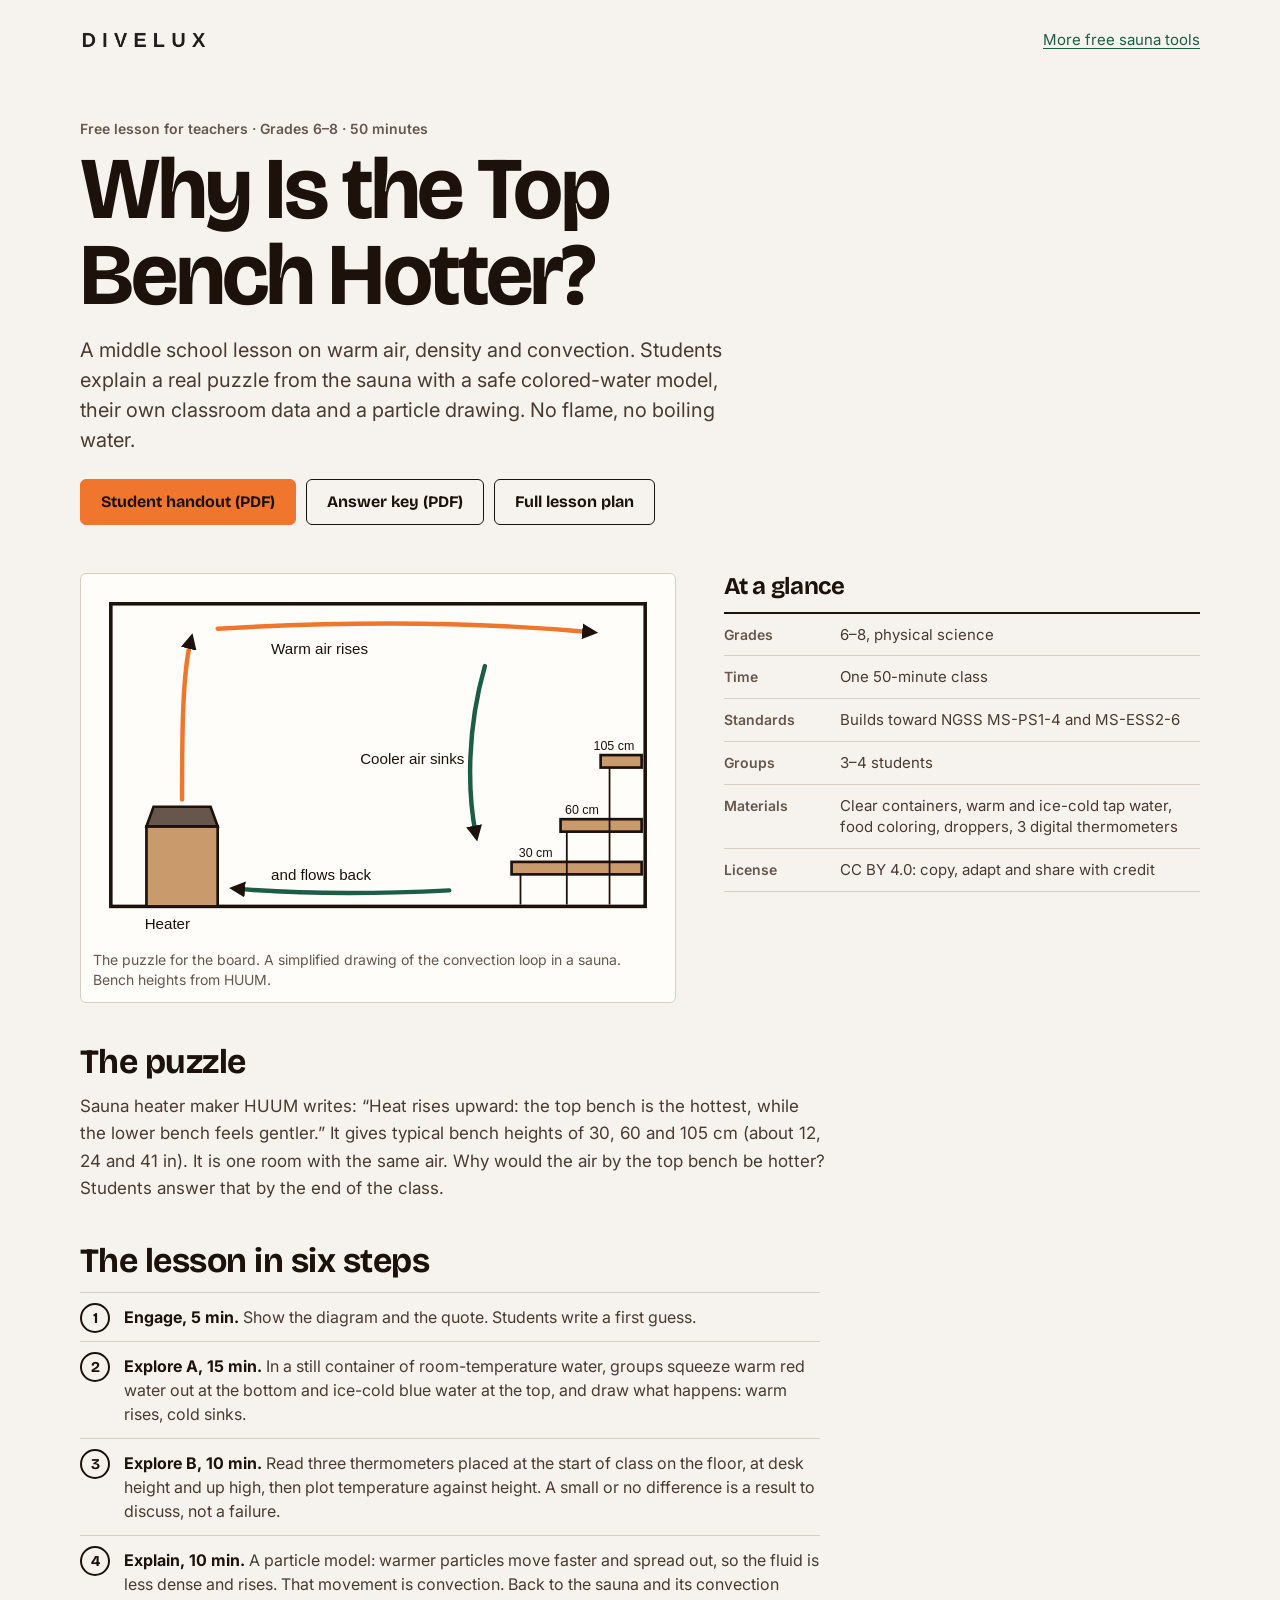
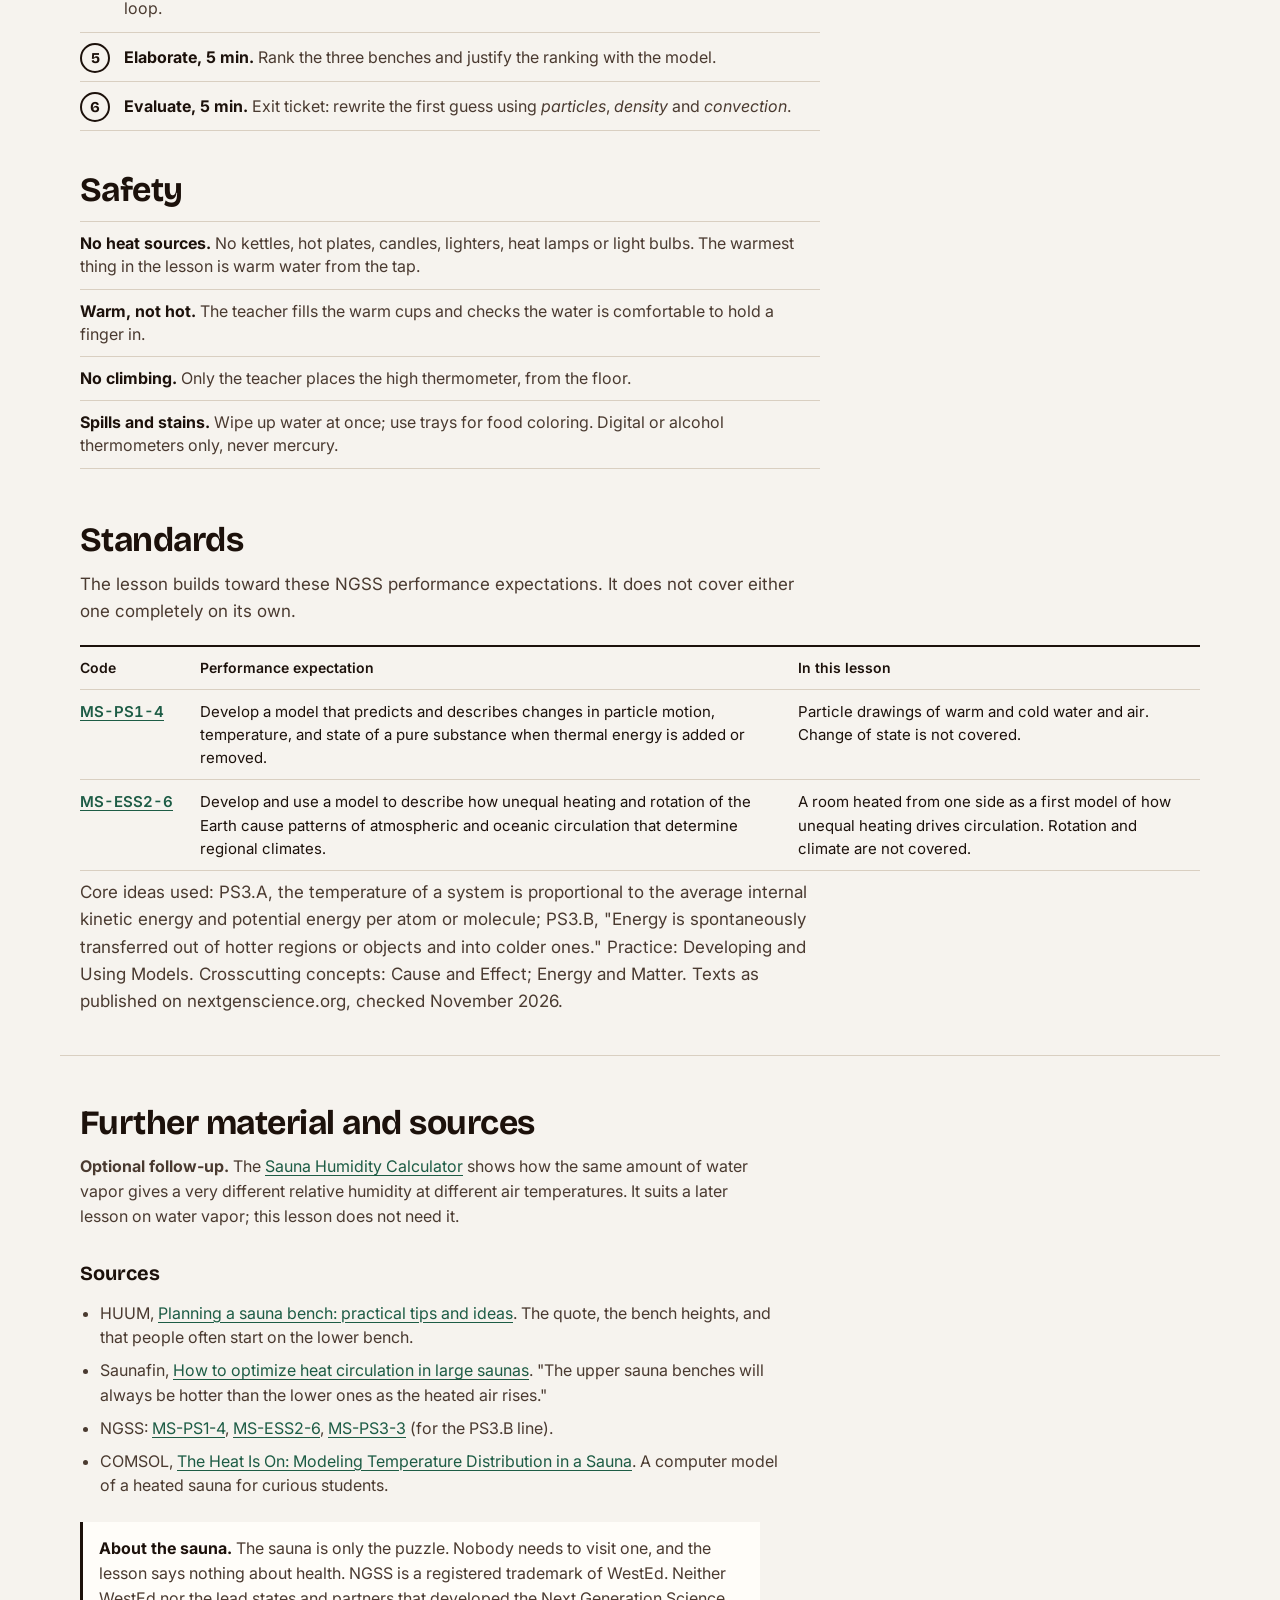
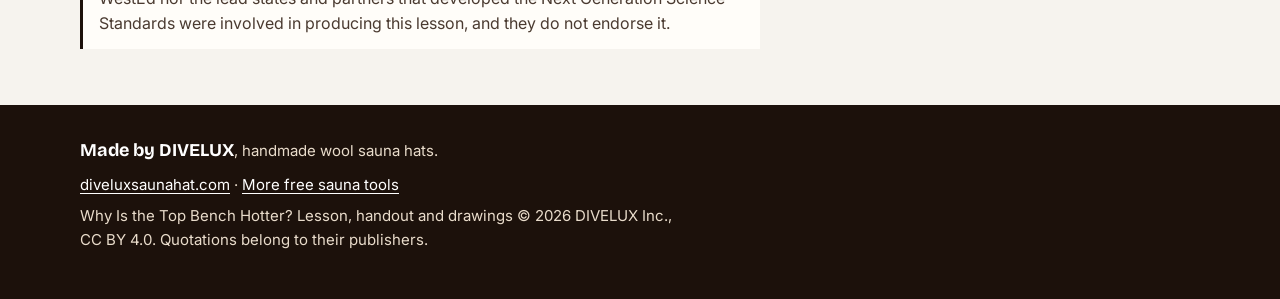
<file: index.html>
<!doctype html>
<html lang="en">
<head>
<meta charset="utf-8">
<meta name="viewport" content="width=device-width, initial-scale=1, viewport-fit=cover">
<title>Why Is the Top Bench Hotter? Free convection lesson, grades 6–8</title>
<meta name="description" content="Free 50-minute middle school lesson on warm air, density and convection, built around the sauna. Safe colored-water model, classroom data, NGSS MS-PS1-4. Handout and answer key PDFs.">
<link rel="canonical" href="https://divelux.github.io/sauna-physics-lesson/">
<meta name="theme-color" content="#f6f3ee">
<meta property="og:type" content="website">
<meta property="og:site_name" content="DIVELUX">
<meta property="og:title" content="Why Is the Top Bench Hotter? A free convection lesson">
<meta property="og:description" content="Grades 6–8, one class period. Students explain why the top bench of a sauna is hottest with a safe colored-water model and a particle drawing. Lesson plan, handout, answer key.">
<meta property="og:url" content="https://divelux.github.io/sauna-physics-lesson/">
<meta property="og:image" content="https://divelux.github.io/sauna-physics-lesson/og-image.png">
<meta property="og:image:width" content="1200">
<meta property="og:image:height" content="630">
<meta name="twitter:card" content="summary_large_image">
<link rel="icon" type="image/png" href="assets/favicon.png">
<link rel="preconnect" href="https://fonts.googleapis.com">
<link rel="preconnect" href="https://fonts.gstatic.com" crossorigin>
<!-- Optional web fonts. Offline or blocked, the page falls back to system fonts. -->
<link rel="stylesheet" href="https://fonts.googleapis.com/css2?family=Bricolage+Grotesque:opsz,wght@12..96,700&family=Inter:wght@400;500;600&display=swap">
<link rel="stylesheet" href="style.css">
<script type="application/ld+json">
{
  "@context": "https://schema.org",
  "@type": "LearningResource",
  "name": "Why Is the Top Bench Hotter? A Lesson on Warm Air and Convection",
  "url": "https://divelux.github.io/sauna-physics-lesson/",
  "description": "A 50-minute middle school physical science lesson. Students explain why the top bench of a sauna is hottest using a colored-water convection model, temperature readings at three heights in their classroom, and a particle model.",
  "learningResourceType": ["Lesson plan", "Worksheet", "Answer key"],
  "educationalLevel": "Grades 6-8",
  "audience": { "@type": "EducationalAudience", "educationalRole": "teacher" },
  "timeRequired": "PT50M",
  "teaches": ["particle model of temperature", "density of warm and cold fluids", "convection"],
  "educationalAlignment": [
    { "@type": "AlignmentObject", "alignmentType": "teaches", "educationalFramework": "Next Generation Science Standards", "targetName": "MS-PS1-4", "targetUrl": "https://www.nextgenscience.org/pe/ms-ps1-4-matter-and-its-interactions" },
    { "@type": "AlignmentObject", "alignmentType": "teaches", "educationalFramework": "Next Generation Science Standards", "targetName": "MS-ESS2-6", "targetUrl": "https://www.nextgenscience.org/pe/ms-ess2-6-earths-systems" }
  ],
  "inLanguage": "en-US",
  "isAccessibleForFree": true,
  "license": "https://creativecommons.org/licenses/by/4.0/",
  "author": { "@type": "Organization", "name": "DIVELUX", "url": "https://diveluxsaunahat.com" },
  "publisher": { "@type": "Organization", "name": "DIVELUX", "url": "https://diveluxsaunahat.com" }
}
</script>
</head>
<body class="dvx">
<a class="dvx-skip" href="#lesson">Skip to the lesson</a>

<header class="dvx-wrap dvx-bar">
  <a href="https://diveluxsaunahat.com" aria-label="DIVELUX home"><img src="assets/logo-dark.png" width="901" height="127" alt="DIVELUX"></a>
  <a href="https://diveluxsaunahat.com/pages/sauna-tools">More free sauna tools</a>
</header>

<main>
  <div class="dvx-wrap dvx-hero">
    <p class="dvx-kicker">Free lesson for teachers · Grades 6–8 · 50 minutes</p>
    <h1>Why Is the Top Bench Hotter?</h1>
    <p class="dvx-lead">A middle school lesson on warm air, density and convection. Students explain a real puzzle from the sauna with a safe colored-water model, their own classroom data and a particle drawing. No flame, no boiling water.</p>
    <div class="dvx-actions spl-dl">
      <a class="dvx-btn dvx-btn--go" href="handout.pdf" download>Student handout (PDF)</a>
      <a class="dvx-btn" href="answer-key.pdf" download>Answer key (PDF)</a>
      <a class="dvx-btn" href="lesson-plan.md">Full lesson plan</a>
    </div>
  </div>

  <div class="dvx-wrap spl-top" id="lesson">
    <figure class="spl-fig">
      <img src="assets/sauna-convection.svg" width="640" height="400" alt="A sauna seen from the side: a heater on the left, benches at 30, 60 and 105 cm on the right, and arrows of warm air rising from the heater, crossing the ceiling, sinking at the far wall and flowing back along the floor.">
      <figcaption>The puzzle for the board. A simplified drawing of the convection loop in a sauna. Bench heights from HUUM.</figcaption>
    </figure>
    <div class="spl-facts">
      <h2 class="dvx-h dvx-h--s">At a glance</h2>
      <dl class="spl-dl-list">
        <div><dt>Grades</dt><dd>6–8, physical science</dd></div>
        <div><dt>Time</dt><dd>One 50-minute class</dd></div>
        <div><dt>Standards</dt><dd>Builds toward NGSS <span class="spl-nw">MS-PS1-4</span> and <span class="spl-nw">MS-ESS2-6</span></dd></div>
        <div><dt>Groups</dt><dd>3–4 students</dd></div>
        <div><dt>Materials</dt><dd>Clear containers, warm and ice-cold tap water, food coloring, droppers, 3 digital thermometers</dd></div>
        <div><dt>License</dt><dd>CC BY 4.0: copy, adapt and share with credit</dd></div>
      </dl>
    </div>
  </div>

  <section class="dvx-wrap spl-sec" aria-labelledby="puzzle-h">
    <h2 class="dvx-h" id="puzzle-h">The puzzle</h2>
    <p>Sauna heater maker HUUM writes: <q>Heat rises upward: the top bench is the hottest, while the lower bench feels gentler.</q> It gives typical bench heights of 30, 60 and 105 cm (about 12, 24 and 41 in). It is one room with the same air. Why would the air by the top bench be hotter? Students answer that by the end of the class.</p>
  </section>

  <section class="dvx-wrap spl-sec" aria-labelledby="seq-h">
    <h2 class="dvx-h" id="seq-h">The lesson in six steps</h2>
    <ol class="spl-steps">
      <li><strong>Engage, 5 min.</strong> Show the diagram and the quote. Students write a first guess.</li>
      <li><strong>Explore A, 15 min.</strong> In a still container of room-temperature water, groups squeeze warm red water out at the bottom and ice-cold blue water at the top, and draw what happens: warm rises, cold sinks.</li>
      <li><strong>Explore B, 10 min.</strong> Read three thermometers placed at the start of class on the floor, at desk height and up high, then plot temperature against height. A small or no difference is a result to discuss, not a failure.</li>
      <li><strong>Explain, 10 min.</strong> A particle model: warmer particles move faster and spread out, so the fluid is less dense and rises. That movement is convection. Back to the sauna and its convection loop.</li>
      <li><strong>Elaborate, 5 min.</strong> Rank the three benches and justify the ranking with the model.</li>
      <li><strong>Evaluate, 5 min.</strong> Exit ticket: rewrite the first guess using <em>particles</em>, <em>density</em> and <em>convection</em>.</li>
    </ol>
  </section>

  <section class="dvx-wrap spl-sec" aria-labelledby="safe-h">
    <h2 class="dvx-h" id="safe-h">Safety</h2>
    <ul class="dvx-list">
      <li><strong>No heat sources.</strong> No kettles, hot plates, candles, lighters, heat lamps or light bulbs. The warmest thing in the lesson is warm water from the tap.</li>
      <li><strong>Warm, not hot.</strong> The teacher fills the warm cups and checks the water is comfortable to hold a finger in.</li>
      <li><strong>No climbing.</strong> Only the teacher places the high thermometer, from the floor.</li>
      <li><strong>Spills and stains.</strong> Wipe up water at once; use trays for food coloring. Digital or alcohol thermometers only, never mercury.</li>
    </ul>
  </section>

  <section class="dvx-wrap spl-sec" aria-labelledby="std-h">
    <h2 class="dvx-h" id="std-h">Standards</h2>
    <p>The lesson builds toward these NGSS performance expectations. It does not cover either one completely on its own.</p>
    <div class="dvx-scroll" tabindex="0" role="region" aria-label="NGSS performance expectations">
      <table>
        <thead><tr><th scope="col">Code</th><th scope="col">Performance expectation</th><th scope="col">In this lesson</th></tr></thead>
        <tbody>
          <tr><th scope="row"><a href="https://www.nextgenscience.org/pe/ms-ps1-4-matter-and-its-interactions">MS-PS1-4</a></th><td>Develop a model that predicts and describes changes in particle motion, temperature, and state of a pure substance when thermal energy is added or removed.</td><td>Particle drawings of warm and cold water and air. Change of state is not covered.</td></tr>
          <tr><th scope="row"><a href="https://www.nextgenscience.org/pe/ms-ess2-6-earths-systems">MS-ESS2-6</a></th><td>Develop and use a model to describe how unequal heating and rotation of the Earth cause patterns of atmospheric and oceanic circulation that determine regional climates.</td><td>A room heated from one side as a first model of how unequal heating drives circulation. Rotation and climate are not covered.</td></tr>
        </tbody>
      </table>
    </div>
    <p>Core ideas used: PS3.A, the temperature of a system is proportional to the average internal kinetic energy and potential energy per atom or molecule; PS3.B, "Energy is spontaneously transferred out of hotter regions or objects and into colder ones." Practice: Developing and Using Models. Crosscutting concepts: Cause and Effect; Energy and Matter. Texts as published on nextgenscience.org, checked November 2026.</p>
  </section>

  <section class="dvx-wrap dvx-method" aria-labelledby="more-h">
    <h2 class="dvx-h" id="more-h">Further material and sources</h2>
    <p><strong>Optional follow-up.</strong> The <a href="https://divelux.github.io/sauna-humidity-calculator/">Sauna Humidity Calculator</a> shows how the same amount of water vapor gives a very different relative humidity at different air temperatures. It suits a later lesson on water vapor; this lesson does not need it.</p>
    <h3>Sources</h3>
    <ul class="dvx-plain">
      <li>HUUM, <a href="https://huum.eu/planning-a-sauna-bench-practical-tips-and-ideas/">Planning a sauna bench: practical tips and ideas</a>. The quote, the bench heights, and that people often start on the lower bench.</li>
      <li>Saunafin, <a href="https://www.saunafin.com/blog/how-to-optimize-heat-circulation-in-large-saunas/">How to optimize heat circulation in large saunas</a>. "The upper sauna benches will always be hotter than the lower ones as the heated air rises."</li>
      <li>NGSS: <a href="https://www.nextgenscience.org/pe/ms-ps1-4-matter-and-its-interactions">MS-PS1-4</a>, <a href="https://www.nextgenscience.org/pe/ms-ess2-6-earths-systems">MS-ESS2-6</a>, <a href="https://www.nextgenscience.org/pe/ms-ps3-3-energy">MS-PS3-3</a> (for the PS3.B line).</li>
      <li>COMSOL, <a href="https://www.comsol.com/blogs/the-heat-is-on-modeling-temperature-distribution-in-a-sauna">The Heat Is On: Modeling Temperature Distribution in a Sauna</a>. A computer model of a heated sauna for curious students.</li>
    </ul>
    <p class="dvx-callout"><strong>About the sauna.</strong> The sauna is only the puzzle. Nobody needs to visit one, and the lesson says nothing about health. NGSS is a registered trademark of WestEd. Neither WestEd nor the lead states and partners that developed the Next Generation Science Standards were involved in producing this lesson, and they do not endorse it.</p>
  </section>
</main>

<footer class="dvx-foot">
  <div class="dvx-wrap">
    <p><strong>Made by DIVELUX</strong>, handmade wool sauna hats.</p>
    <p><a href="https://diveluxsaunahat.com">diveluxsaunahat.com</a> · <a href="https://diveluxsaunahat.com/pages/sauna-tools">More free sauna tools</a></p>
    <p>Why Is the Top Bench Hotter? Lesson, handout and drawings © 2026 DIVELUX Inc., CC BY 4.0. Quotations belong to their publishers.</p>
  </div>
</footer>
</body>
</html>
</file>
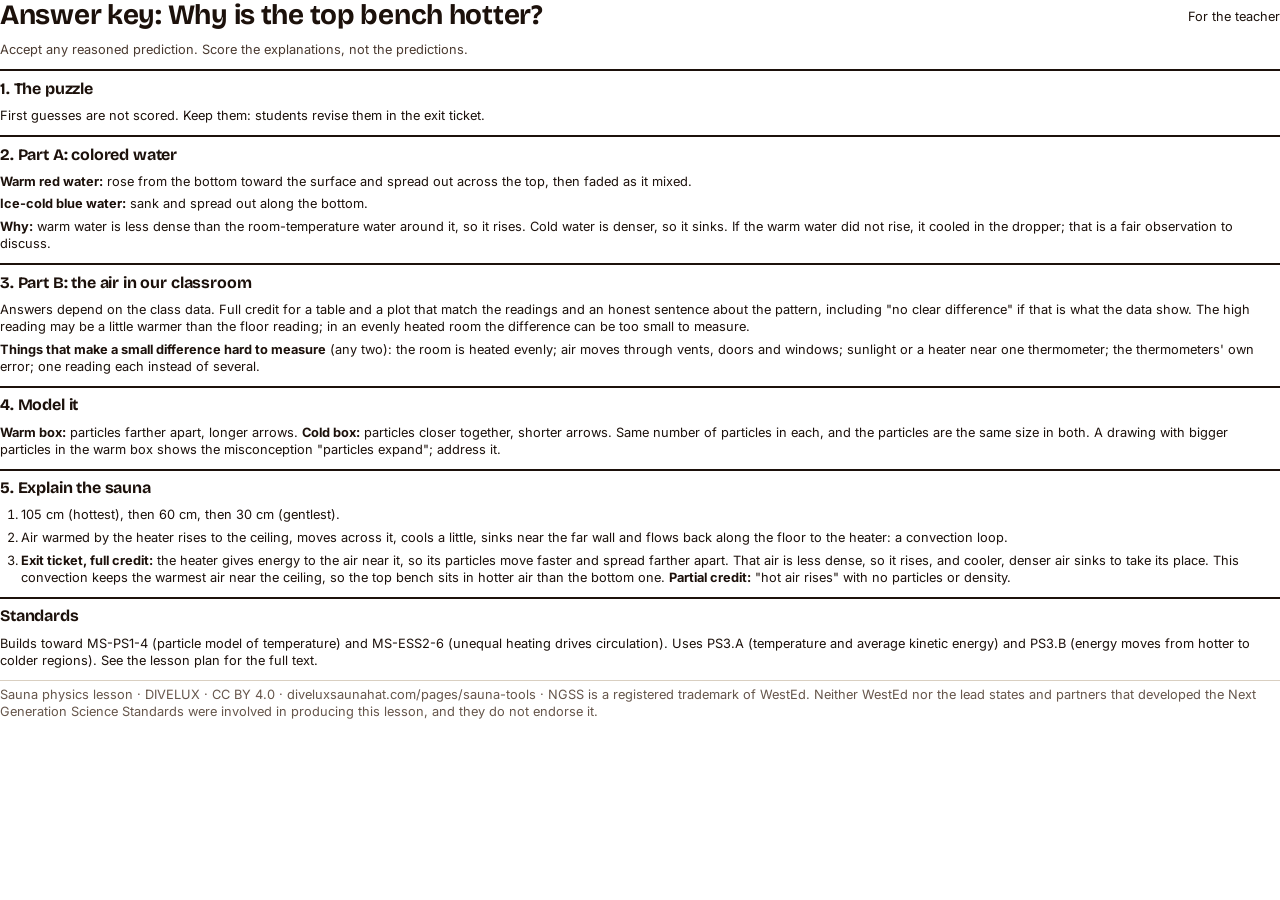
<file: answer-key.html>
<!doctype html>
<html lang="en">
<head>
<meta charset="utf-8">
<meta name="viewport" content="width=device-width, initial-scale=1">
<title>Answer key: Why is the top bench hotter?</title>
<meta name="description" content="Teacher answer key for the grades 6–8 sauna convection lesson.">
<link rel="stylesheet" href="https://fonts.googleapis.com/css2?family=Bricolage+Grotesque:opsz,wght@12..96,700&family=Inter:wght@400;500;600&display=swap">
<link rel="stylesheet" href="print.css">
</head>
<body>
<main class="key">
<section class="page">
  <div class="top"><h1>Answer key: Why is the top bench hotter?</h1><p class="name">For the teacher</p></div>
  <p class="lead">Accept any reasoned prediction. Score the explanations, not the predictions.</p>

  <h2>1. The puzzle</h2>
  <p>First guesses are not scored. Keep them: students revise them in the exit ticket.</p>

  <h2>2. Part A: colored water</h2>
  <p><strong>Warm red water:</strong> rose from the bottom toward the surface and spread out across the top, then faded as it mixed.</p>
  <p><strong>Ice-cold blue water:</strong> sank and spread out along the bottom.</p>
  <p><strong>Why:</strong> warm water is less dense than the room-temperature water around it, so it rises. Cold water is denser, so it sinks. If the warm water did not rise, it cooled in the dropper; that is a fair observation to discuss.</p>

  <h2>3. Part B: the air in our classroom</h2>
  <p>Answers depend on the class data. Full credit for a table and a plot that match the readings and an honest sentence about the pattern, including "no clear difference" if that is what the data show. The high reading may be a little warmer than the floor reading; in an evenly heated room the difference can be too small to measure.</p>
  <p><strong>Things that make a small difference hard to measure</strong> (any two): the room is heated evenly; air moves through vents, doors and windows; sunlight or a heater near one thermometer; the thermometers' own error; one reading each instead of several.</p>

  <h2>4. Model it</h2>
  <p><strong>Warm box:</strong> particles farther apart, longer arrows. <strong>Cold box:</strong> particles closer together, shorter arrows. Same number of particles in each, and the particles are the same size in both. A drawing with bigger particles in the warm box shows the misconception "particles expand"; address it.</p>

  <h2>5. Explain the sauna</h2>
  <ol class="q">
    <li>105 cm (hottest), then 60 cm, then 30 cm (gentlest).</li>
    <li>Air warmed by the heater rises to the ceiling, moves across it, cools a little, sinks near the far wall and flows back along the floor to the heater: a convection loop.</li>
    <li><strong>Exit ticket, full credit:</strong> the heater gives energy to the air near it, so its particles move faster and spread farther apart. That air is less dense, so it rises, and cooler, denser air sinks to take its place. This convection keeps the warmest air near the ceiling, so the top bench sits in hotter air than the bottom one. <strong>Partial credit:</strong> "hot air rises" with no particles or density.</li>
  </ol>

  <h2>Standards</h2>
  <p>Builds toward MS-PS1-4 (particle model of temperature) and MS-ESS2-6 (unequal heating drives circulation). Uses PS3.A (temperature and average kinetic energy) and PS3.B (energy moves from hotter to colder regions). See the lesson plan for the full text.</p>

  <p class="foot">Sauna physics lesson · DIVELUX · CC BY 4.0 · diveluxsaunahat.com/pages/sauna-tools · NGSS is a registered trademark of WestEd. Neither WestEd nor the lead states and partners that developed the Next Generation Science Standards were involved in producing this lesson, and they do not endorse it.</p>
</section>
</main>
</body>
</html>
</file>
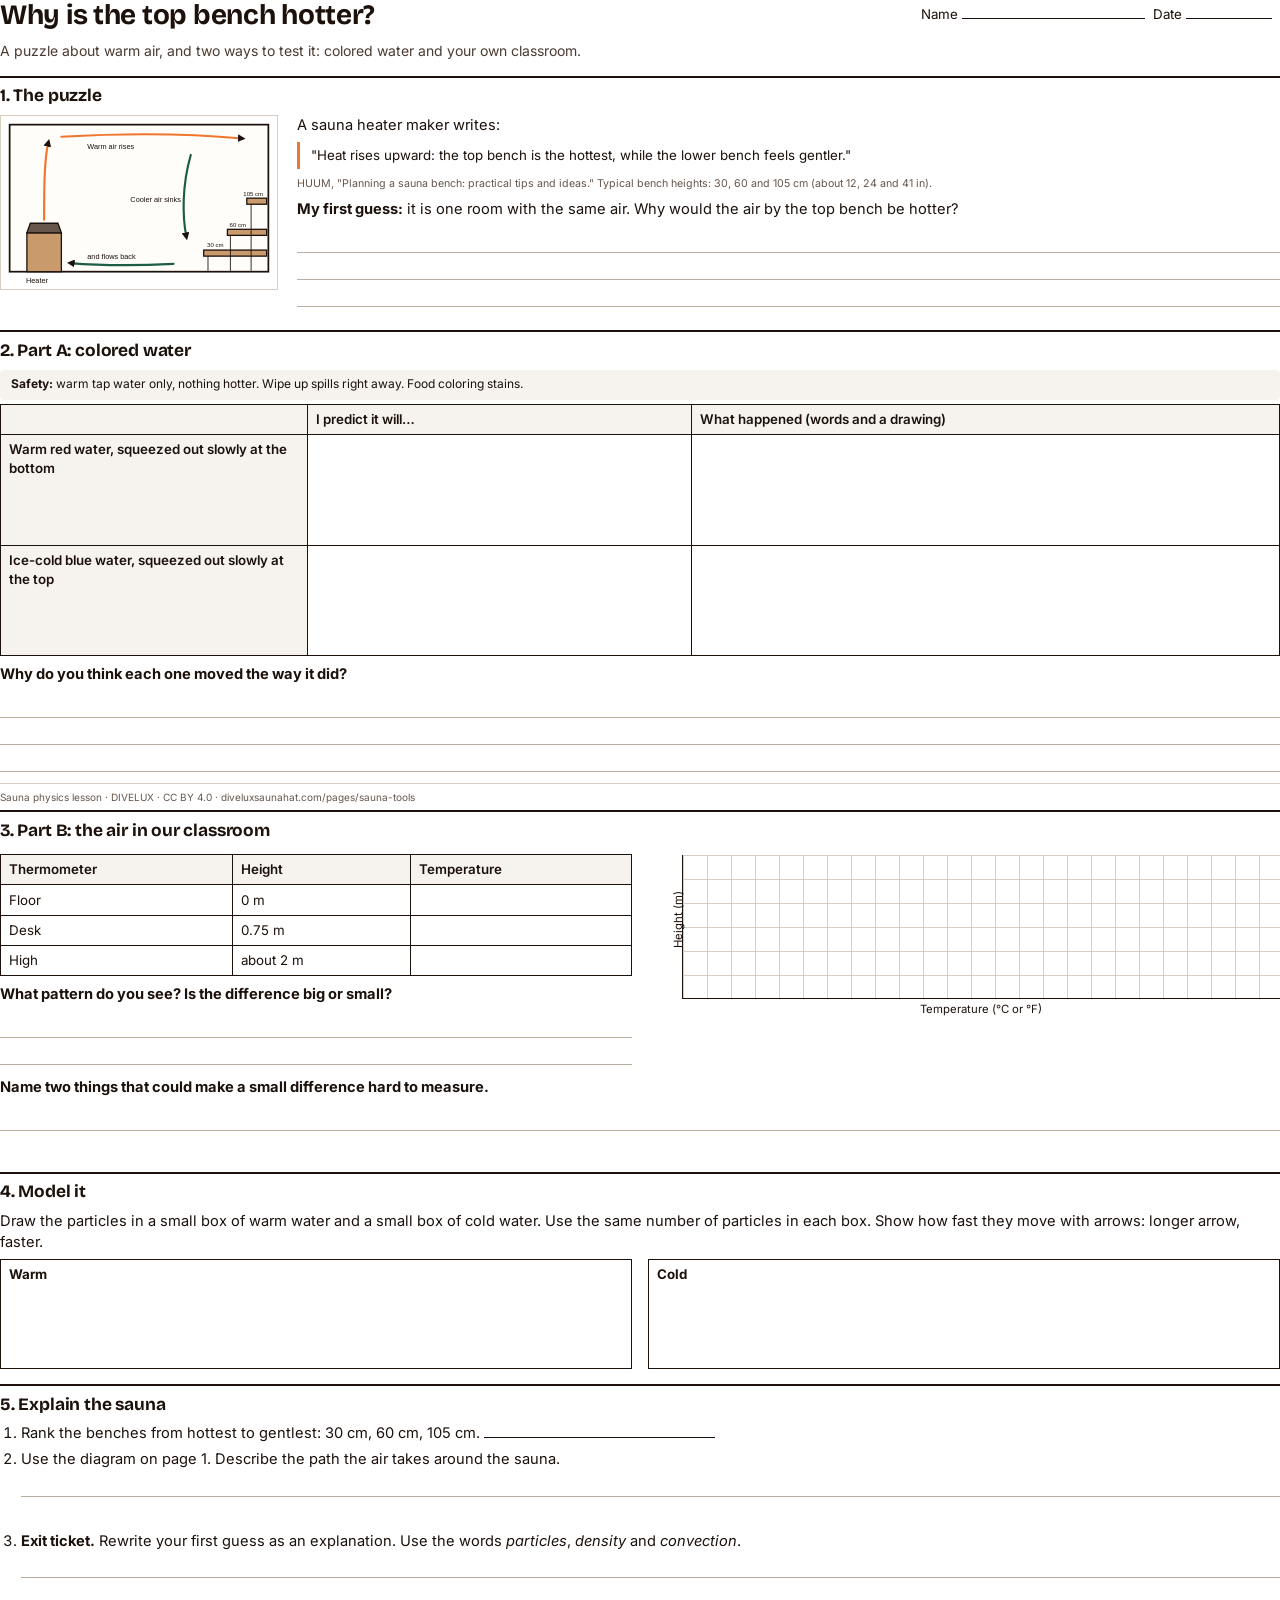
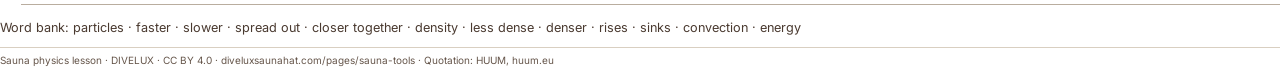
<file: handout.html>
<!doctype html>
<html lang="en">
<head>
<meta charset="utf-8">
<meta name="viewport" content="width=device-width, initial-scale=1">
<title>Student handout: Why is the top bench hotter?</title>
<meta name="description" content="Two-page student worksheet for a grades 6–8 lesson on warm air, density and convection, using the sauna as the puzzle.">
<link rel="stylesheet" href="https://fonts.googleapis.com/css2?family=Bricolage+Grotesque:opsz,wght@12..96,700&family=Inter:wght@400;500;600&display=swap">
<link rel="stylesheet" href="print.css">
</head>
<body>
<main>
<section class="page">
  <div class="top">
    <h1>Why is the top bench hotter?</h1>
    <p class="name">Name<span></span>Date<span style="width:0.9in"></span></p>
  </div>
  <p class="lead">A puzzle about warm air, and two ways to test it: colored water and your own classroom.</p>

  <h2>1. The puzzle</h2>
  <div class="row">
    <img class="fig" src="assets/sauna-convection.svg" alt="A sauna seen from the side: a heater on the left, benches at 30, 60 and 105 cm on the right, and arrows of warm air rising and cooler air sinking.">
    <div>
      <p>A sauna heater maker writes:</p>
      <p class="quote">"Heat rises upward: the top bench is the hottest, while the lower bench feels gentler."</p>
      <p class="src">HUUM, "Planning a sauna bench: practical tips and ideas." Typical bench heights: 30, 60 and 105 cm (about 12, 24 and 41 in).</p>
      <p><strong>My first guess:</strong> it is one room with the same air. Why would the air by the top bench be hotter?</p>
      <div class="lines" style="--h:0.85in"></div>
    </div>
  </div>

  <h2>2. Part A: colored water</h2>
  <p class="safety"><strong>Safety:</strong> warm tap water only, nothing hotter. Wipe up spills right away. Food coloring stains.</p>
  <table>
    <thead><tr><th style="width:24%"></th><th style="width:30%">I predict it will…</th><th>What happened (words and a drawing)</th></tr></thead>
    <tbody>
      <tr><th>Warm red water, squeezed out slowly at the bottom</th><td class="blank"></td><td class="blank" style="height:1.15in"></td></tr>
      <tr><th>Ice-cold blue water, squeezed out slowly at the top</th><td class="blank"></td><td class="blank" style="height:1.15in"></td></tr>
    </tbody>
  </table>
  <p><strong>Why do you think each one moved the way it did?</strong></p>
  <div class="lines" style="--h:0.85in"></div>

  <p class="foot">Sauna physics lesson · DIVELUX · CC BY 4.0 · diveluxsaunahat.com/pages/sauna-tools</p>
</section>

<section class="page">
  <h2 style="margin-top:0">3. Part B: the air in our classroom</h2>
  <div class="two">
    <div>
      <table>
        <thead><tr><th>Thermometer</th><th>Height</th><th>Temperature</th></tr></thead>
        <tbody>
          <tr><td>Floor</td><td>0 m</td><td></td></tr>
          <tr><td>Desk</td><td>0.75 m</td><td></td></tr>
          <tr><td>High</td><td>about 2 m</td><td></td></tr>
        </tbody>
      </table>
      <p><strong>What pattern do you see? Is the difference big or small?</strong></p>
      <div class="lines" style="--h:0.6in"></div>
          </div>
    <div>
      <div class="grid"><span class="ylab">Height (m)</span></div>
      <p class="xlab">Temperature (°C or °F)</p>
    </div>
  </div>
  <p><strong>Name two things that could make a small difference hard to measure.</strong></p>
  <div class="lines" style="--h:0.55in"></div>

  <h2>4. Model it</h2>
  <p>Draw the particles in a small box of warm water and a small box of cold water. Use the same number of particles in each box. Show how fast they move with arrows: longer arrow, faster.</p>
  <div class="two">
    <div class="box"><b>Warm</b></div>
    <div class="box"><b>Cold</b></div>
  </div>

  <h2>5. Explain the sauna</h2>
  <ol class="q">
    <li>Rank the benches from hottest to gentlest: 30 cm, 60 cm, 105 cm. <span style="display:inline-block;width:2.4in;border-bottom:0.75pt solid #1c110b"></span></li>
    <li>Use the diagram on page 1. Describe the path the air takes around the sauna.
      <div class="lines" style="--h:0.55in"></div></li>
    <li><strong>Exit ticket.</strong> Rewrite your first guess as an explanation. Use the words <em>particles</em>, <em>density</em> and <em>convection</em>.
      <div class="lines" style="--h:0.62in"></div></li>
  </ol>
  <p class="bank">Word bank: particles · faster · slower · spread out · closer together · density · less dense · denser · rises · sinks · convection · energy</p>

  <p class="foot">Sauna physics lesson · DIVELUX · CC BY 4.0 · diveluxsaunahat.com/pages/sauna-tools · Quotation: HUUM, huum.eu</p>
</section>
</main>
</body>
</html>
</file>
<file: style.css>
/*!
 * Sauna physics lesson — styles
 * (c) 2026 DIVELUX Inc. MIT License. https://diveluxsaunahat.com
 * Mobile first. Light paper, dark ink, one ember accent.
 */
.dvx {
  --paper: #f6f3ee;
  --card: #fffdf9;
  --ink: #1c110b;
  --ink-2: #4a3a30;
  --muted: #66564b;
  --line: #d9cfc1;
  --wood-dark: #2a1b13;
  --wood: #7a4e2d;
  --wood-soft: #c99b6c;
  --rest: #e9dfd0;
  --ember: #f0762e;
  --spruce: #1d5c45;
  --r: 6px;
  --display: "Bricolage Grotesque", "Avenir Next", "Segoe UI", system-ui, -apple-system, Roboto, "Helvetica Neue", Arial, sans-serif;
  --text: Inter, system-ui, -apple-system, "Segoe UI", Roboto, "Helvetica Neue", Arial, sans-serif;
}
html { background: #f6f3ee; -webkit-text-size-adjust: 100%; }
body.dvx { margin: 0; background: var(--paper); color: var(--ink); font-family: var(--text); font-size: 16px; line-height: 1.55; }
.dvx *, .dvx *::before, .dvx *::after { box-sizing: border-box; }
:where(.dvx) :where(h1, h2, h3, p, ul, ol, dl, dd, dt, fieldset, legend) { margin: 0; padding: 0; border: 0; min-width: 0; }
:where(.dvx) :where(input, button, select, output) { font: inherit; color: inherit; }
.dvx a { color: var(--spruce); text-decoration: underline; text-underline-offset: 3px; text-decoration-thickness: 1px; }
.dvx a:hover { text-decoration-thickness: 2px; }
.dvx :focus-visible { outline: 2px solid var(--ink); outline-offset: 2px; border-radius: 2px; }
.dvx [hidden] { display: none !important; }
.dvx-sr { position: absolute; width: 1px; height: 1px; margin: -1px; overflow: hidden; clip: rect(0 0 0 0); white-space: nowrap; }
.dvx-wrap { width: 100%; max-width: 1160px; margin: 0 auto; padding: 0 20px; }
.dvx-skip { position: absolute; left: -999px; top: 8px; padding: 10px 14px; background: var(--ink); color: #fff !important; border-radius: var(--r); z-index: 5; }
.dvx-skip:focus { left: 8px; }

/* ---------- page chrome ---------- */
.dvx-bar { display: flex; align-items: center; justify-content: space-between; gap: 16px; padding-top: 18px; padding-bottom: 18px; }
.dvx-bar img { display: block; width: 128px; height: auto; }
.dvx-bar a { display: inline-flex; align-items: center; min-height: 44px; font-size: 15px; }
.dvx-hero { padding-top: 24px; padding-bottom: 28px; }
.dvx h1 { font-family: var(--display); font-weight: 700; font-size: clamp(40px, 7vw + 12px, 88px); line-height: .98; letter-spacing: -0.03em; max-width: 12ch; }
.dvx-lead { margin-top: 16px; font-size: clamp(17px, .5vw + 15px, 20px); line-height: 1.5; color: var(--ink-2); max-width: 50ch; }
.dvx-h { font-family: var(--display); font-weight: 700; font-size: clamp(24px, 2.2vw + 16px, 34px); line-height: 1.12; letter-spacing: -0.015em; margin-bottom: 12px; }
.dvx-h--s { font-size: clamp(20px, 1vw + 17px, 24px); }
.dvx-kicker { font-size: 14px; line-height: 1.3; font-weight: 600; color: var(--muted); margin-bottom: 8px; }

/* ---------- tool layout ---------- */
.dvx-top { display: grid; grid-template-columns: minmax(0, 1fr); gap: 24px; padding-top: 8px; padding-bottom: 40px; }
.dvx-form { display: grid; gap: 24px; align-content: start; background: var(--card); border: 1px solid var(--line); border-radius: var(--r); padding: 20px; min-width: 0; }
.dvx-out { display: grid; gap: 24px; align-content: start; min-width: 0; grid-template-columns: minmax(0, 1fr); }
.dvx-out > *, .dvx-top > * { min-width: 0; }
.dvx-field { display: block; min-width: 0; }
.dvx-label { display: block; font-size: 15px; font-weight: 600; line-height: 1.3; color: var(--ink); margin-bottom: 10px; }
.dvx-hint { font-size: 14px; line-height: 1.45; color: var(--muted); margin-top: 8px; }
.dvx-err { font-size: 14px; line-height: 1.45; color: #8a2a12; margin-top: 8px; font-weight: 500; }

/* segmented radios + chips */
.dvx-segs { display: grid; grid-auto-flow: column; grid-auto-columns: 1fr; }
.dvx-chips { display: flex; flex-wrap: wrap; gap: 8px; }
.dvx-seg, .dvx-chip { position: relative; display: block; margin: 0; cursor: pointer; min-width: 0; }
.dvx-seg input, .dvx-chip input { position: absolute; inset: 0; width: 100%; height: 100%; margin: 0; opacity: 0; cursor: pointer; }
.dvx-seg span, .dvx-chip span {
  display: flex; align-items: center; justify-content: center; min-height: 44px; padding: 8px 12px;
  border: 1px solid var(--line); background: #fff; font-size: 15px; font-weight: 500; line-height: 1.2; color: var(--ink-2); text-align: center;
  transition: background-color .15s, color .15s, border-color .15s;
}
.dvx-chip span { border-radius: var(--r); padding: 8px 14px; font-variant-numeric: tabular-nums; }
.dvx-seg + .dvx-seg span { border-left-width: 0; }
.dvx-seg:first-child span { border-radius: var(--r) 0 0 var(--r); }
.dvx-seg:last-child span { border-radius: 0 var(--r) var(--r) 0; }
.dvx-seg:hover span, .dvx-chip:hover span { border-color: var(--ink-2); }
.dvx-seg input:checked + span, .dvx-chip input:checked + span { background: var(--ink); border-color: var(--ink); color: #fff; }
.dvx-seg input:focus-visible + span, .dvx-chip input:focus-visible + span { outline: 2px solid var(--ink); outline-offset: 2px; }

/* number inputs */
.dvx-nums { display: grid; grid-template-columns: repeat(auto-fit, minmax(96px, 1fr)); gap: 12px; }
.dvx-num { display: block; min-width: 0; margin: 0; }
.dvx-num > span { display: block; font-size: 14px; color: var(--muted); margin-bottom: 4px; line-height: 1.3; }
.dvx-inp { position: relative; display: flex; align-items: stretch; }
.dvx-inp input {
  width: 100%; min-width: 0; min-height: 48px; padding: 8px 12px; margin: 0; border: 1px solid var(--ink-2); border-radius: var(--r);
  background: #fff; font-family: var(--display); font-size: 20px; font-weight: 700; font-variant-numeric: tabular-nums;
  -moz-appearance: textfield; appearance: textfield;
}
.dvx-inp input::-webkit-outer-spin-button, .dvx-inp input::-webkit-inner-spin-button { -webkit-appearance: none; margin: 0; }
.dvx-inp input[aria-invalid="true"] { border-color: #8a2a12; box-shadow: inset 0 0 0 1px #8a2a12; }
.dvx-inp i { position: absolute; right: 12px; top: 50%; transform: translateY(-50%); font-style: normal; font-size: 14px; color: var(--muted); pointer-events: none; }
.dvx-inp--u input { padding-right: 52px; }
.dvx-pair { display: grid; grid-template-columns: 1fr 1fr; gap: 6px; }
.dvx-check { display: flex; align-items: flex-start; gap: 10px; min-height: 44px; padding: 10px 0; font-size: 15px; line-height: 1.4; color: var(--ink-2); cursor: pointer; }
.dvx-check input { width: 22px; height: 22px; margin: 0; accent-color: var(--ink); flex: none; }

/* range */
.dvx-range { -webkit-appearance: none; appearance: none; display: block; width: 100%; height: 44px; margin: 0; padding: 0; background: transparent; border: 0; cursor: pointer; }
.dvx-range::-webkit-slider-runnable-track { height: 6px; border-radius: 3px; background: var(--line); }
.dvx-range::-moz-range-track { height: 6px; border-radius: 3px; background: var(--line); }
.dvx-range::-webkit-slider-thumb { -webkit-appearance: none; appearance: none; width: 28px; height: 28px; margin-top: -11px; border-radius: 50%; background: var(--ink); border: 3px solid var(--card); box-shadow: 0 0 0 1px var(--ink); }
.dvx-range::-moz-range-thumb { width: 22px; height: 22px; border-radius: 50%; background: var(--ink); border: 3px solid var(--card); box-shadow: 0 0 0 1px var(--ink); }
.dvx-range:focus-visible { outline: 2px solid var(--ink); outline-offset: 0; border-radius: var(--r); }
.dvx-ends { display: flex; justify-content: space-between; font-size: 13px; color: var(--muted); margin-top: -4px; font-variant-numeric: tabular-nums; }
.dvx-row { display: flex; align-items: baseline; justify-content: space-between; gap: 12px; }
.dvx-row .dvx-label { margin-bottom: 0; }
.dvx-row output { font-family: var(--display); font-weight: 700; font-size: 22px; font-variant-numeric: tabular-nums; white-space: nowrap; }

/* ---------- results ---------- */
.dvx-headline { font-family: var(--display); font-weight: 700; font-size: clamp(34px, 6vw + 12px, 60px); line-height: 1.02; letter-spacing: -0.025em; max-width: 14ch; text-wrap: balance; font-variant-numeric: tabular-nums; }
.dvx-sub { font-size: 17px; line-height: 1.5; color: var(--ink-2); margin-top: 12px; max-width: 50ch; }
.dvx-stats { display: grid; grid-template-columns: 1fr 1fr; margin-top: 24px; border-top: 2px solid var(--ink); }
.dvx-stat { padding: 14px 12px 14px 0; border-bottom: 1px solid var(--line); min-width: 0; }
.dvx-stat:nth-child(even) { padding-left: 16px; border-left: 1px solid var(--line); }
.dvx-stat dt { font-size: 13px; color: var(--muted); line-height: 1.3; }
.dvx-stat dd { font-family: var(--display); font-weight: 700; font-size: 24px; line-height: 1.15; letter-spacing: -0.01em; margin-top: 2px; font-variant-numeric: tabular-nums; }
.dvx-stat dd small { display: block; font-family: var(--text); font-size: 13px; font-weight: 400; letter-spacing: 0; line-height: 1.35; color: var(--muted); margin-top: 3px; }
.dvx-list { margin: 12px 0; border-top: 1px solid var(--line); list-style: none; }
.dvx-list li { padding: 10px 0; border-bottom: 1px solid var(--line); font-size: 16px; line-height: 1.45; color: var(--ink-2); }
.dvx-list li strong { color: var(--ink); }
.dvx-callout { padding: 14px 16px; border-left: 3px solid var(--ink); background: var(--card); font-size: 15px; line-height: 1.55; color: var(--ink-2); max-width: 68ch; }
.dvx-callout strong { color: var(--ink); font-weight: 700; }
.dvx-callout--warn { border-left-color: var(--ember); font-size: 16px; }

.dvx-btn {
  display: inline-flex; align-items: center; justify-content: center; min-height: 46px; padding: 11px 20px; margin: 0;
  border: 1px solid var(--ink); border-radius: var(--r); background: transparent; color: var(--ink);
  font-family: var(--display); font-size: 16px; font-weight: 700; line-height: 1.2; cursor: pointer; text-decoration: none;
  transition: background-color .15s, color .15s, transform .15s;
}
.dvx-btn:hover { background: var(--ink); color: #fff; }
.dvx-btn:active { transform: translateY(1px); }
.dvx-btn--go { background: var(--ember); border-color: var(--ember); color: var(--ink); min-width: 132px; }
.dvx-btn--go:hover { background: #ff8a45; border-color: #ff8a45; color: var(--ink); }
.dvx-btn[disabled] { opacity: .45; cursor: default; }
.dvx-btn[disabled]:hover { background: transparent; color: var(--ink); }
.dvx-actions { display: flex; flex-wrap: wrap; align-items: center; gap: 10px; }
.dvx-status { font-size: 14px; color: var(--ink-2); }

/* tables */
.dvx-scroll { overflow-x: auto; margin: 20px 0 8px; -webkit-overflow-scrolling: touch; }
.dvx table { border-collapse: collapse; width: 100%; font-size: 15px; font-variant-numeric: tabular-nums; }
.dvx caption { text-align: left; font-size: 14px; color: var(--muted); padding-bottom: 8px; }
.dvx th, .dvx td { text-align: left; padding: 10px 16px 10px 0; border-bottom: 1px solid var(--line); vertical-align: top; }
.dvx thead th { border-top: 2px solid var(--ink); font-weight: 600; font-size: 14px; }
.dvx tbody th { font-weight: 600; }

/* ---------- method + footer ---------- */
.dvx-method { border-top: 1px solid var(--line); padding-top: 48px; padding-bottom: 56px; }
.dvx-method p, .dvx-method li { font-size: 16px; color: var(--ink-2); max-width: 68ch; }
.dvx-method p + p { margin-top: 12px; }
.dvx-method ol, .dvx-method ul.dvx-plain { padding-left: 20px; margin: 16px 0; }
.dvx-method li { margin-top: 8px; }
.dvx-method h3 { font-family: var(--display); font-size: 20px; line-height: 1.2; margin: 32px 0 8px; }
.dvx-method .dvx-callout { margin-top: 24px; }
.dvx-foot { background: var(--ink); color: #e9dccb; padding: 32px 0 40px; font-size: 15px; }
.dvx-foot p { margin: 0 0 8px; max-width: 68ch; }
.dvx-foot a { color: #fff; }
.dvx-foot a:focus-visible { outline-color: #fff; }
.dvx-foot strong { color: #fff; font-family: var(--display); font-size: 18px; }

@media (min-width: 640px) {
  .dvx-form { padding: 28px; }
  .dvx-stats { grid-template-columns: repeat(4, 1fr); }
  .dvx-stat { padding-left: 16px; border-left: 1px solid var(--line); }
  .dvx-stat:first-child { padding-left: 0; border-left: 0; }
}
@media (min-width: 900px) {
  .dvx-hero { padding-top: 40px; padding-bottom: 48px; }
  .dvx-top { grid-template-columns: minmax(0, 420px) minmax(0, 1fr); gap: 56px; padding-bottom: 64px; }
  .dvx-out { gap: 40px; }
  .dvx-form { position: sticky; top: 20px; align-self: start; }
}
@media (prefers-reduced-motion: reduce) {
  .dvx *, .dvx *::before, .dvx *::after { transition: none !important; animation: none !important; }
}

/* ---------- sauna physics lesson ---------- */
.dvx h1 { max-width: 13ch; }
.spl-dl { margin-top: 24px; }
.spl-dl .dvx-btn { min-height: 46px; }
.spl-top { display: grid; grid-template-columns: minmax(0, 1fr); gap: 24px; padding-bottom: 40px; }
.spl-fig { margin: 0; background: var(--card); border: 1px solid var(--line); border-radius: var(--r); padding: 12px; }
.spl-fig img { display: block; width: 100%; height: auto; }
.spl-fig figcaption { font-size: 14px; color: var(--muted); margin-top: 8px; line-height: 1.45; }
.spl-dl-list { border-top: 2px solid var(--ink); }
.spl-dl-list div { display: grid; grid-template-columns: 104px minmax(0, 1fr); gap: 12px; padding: 10px 0; border-bottom: 1px solid var(--line); }
.spl-dl-list dt { font-size: 14px; font-weight: 600; color: var(--muted); }
.spl-dl-list dd { font-size: 15px; line-height: 1.45; color: var(--ink-2); margin: 0; }
.spl-sec { padding-bottom: 40px; }
.spl-sec > p { font-size: 17px; line-height: 1.6; color: var(--ink-2); max-width: 68ch; }
.spl-sec > p + p { margin-top: 12px; font-size: 15px; }
.spl-steps { counter-reset: s; list-style: none; padding: 0; margin: 0; border-top: 1px solid var(--line); max-width: 74ch; }
.spl-steps li { counter-increment: s; position: relative; padding: 12px 0 12px 44px; border-bottom: 1px solid var(--line); font-size: 16px; line-height: 1.5; color: var(--ink-2); }
.spl-steps li::before { content: counter(s); position: absolute; left: 0; top: 10px; width: 30px; height: 30px; border-radius: 50%; border: 2px solid var(--ink); display: grid; place-items: center; font-family: var(--display); font-weight: 700; font-size: 15px; color: var(--ink); }
.spl-steps strong { color: var(--ink); }
.spl-sec .dvx-list { max-width: 74ch; }
.spl-sec table td, .spl-sec table th { min-width: 120px; }
.spl-sec table td:nth-child(2) { min-width: 240px; }
@media (min-width: 900px) {
  .spl-top { grid-template-columns: minmax(0, 1.25fr) minmax(0, 1fr); gap: 48px; align-items: start; }
}
.dvx a.dvx-btn { color: var(--ink); text-decoration: none; }
.dvx a.dvx-btn:hover { color: #fff; }
.dvx a.dvx-btn--go:hover { color: var(--ink); }
.spl-nw { white-space: nowrap; }
</file>
<file: print.css>
/*!
 * Sauna physics lesson — print styles for the handout and the answer key
 * (c) 2026 DIVELUX Inc. CC BY 4.0. https://diveluxsaunahat.com
 */
@page { size: Letter; margin: 0.55in 0.6in; }
* { box-sizing: border-box; }
html { -webkit-print-color-adjust: exact; print-color-adjust: exact; }
body { margin: 0; font-family: Inter, "Segoe UI", Arial, sans-serif; font-size: 11pt; line-height: 1.4; color: #1c110b; background: #fff; }
.page { break-after: page; }
.page:last-child { break-after: auto; }
h1, h2 { font-family: "Bricolage Grotesque", "Avenir Next", Arial, sans-serif; letter-spacing: -0.01em; margin: 0; }
h1 { font-size: 21pt; line-height: 1.1; }
h2 { font-size: 13pt; margin: 11pt 0 5pt; padding-top: 5pt; border-top: 1.5pt solid #1c110b; }
p { margin: 0 0 5pt; }
.top { display: flex; justify-content: space-between; align-items: flex-end; gap: 12pt; margin-bottom: 8pt; }
.name { font-size: 10pt; white-space: nowrap; }
.name span { display: inline-block; width: 1.9in; border-bottom: 0.75pt solid #1c110b; margin: 0 6pt 0 3pt; }
.lead { font-size: 10.5pt; color: #4a3a30; }
.row { display: grid; grid-template-columns: 2.9in 1fr; gap: 14pt; align-items: start; }
.fig { width: 100%; border: 0.75pt solid #d9cfc1; }
.quote { font-size: 10pt; border-left: 2.5pt solid #f0762e; padding: 3pt 0 3pt 8pt; margin: 4pt 0 6pt; }
.src { font-size: 8pt; color: #66564b; }
.lines { height: var(--h, 0.6in); background: repeating-linear-gradient(to bottom, transparent 0 0.27in, #b9ad9f 0.27in 0.28in); margin-bottom: 6pt; }
table { border-collapse: collapse; width: 100%; font-size: 10pt; margin: 3pt 0 6pt; }
th, td { border: 0.75pt solid #1c110b; padding: 4pt 6pt; text-align: left; vertical-align: top; }
th { background: #f6f3ee; font-weight: 600; }
td.blank { height: 0.55in; }
.two { display: grid; grid-template-columns: 1fr 1fr; gap: 12pt; }
.box { border: 0.75pt solid #1c110b; height: 1.15in; position: relative; }
.box b { position: absolute; left: 6pt; top: 4pt; font-size: 10pt; }
.grid { height: 1.5in; border-left: 1pt solid #1c110b; border-bottom: 1pt solid #1c110b; margin: 4pt 0 2pt 0.35in;
  background-image: linear-gradient(#d9cfc1 0.5pt, transparent 0.5pt), linear-gradient(90deg, #d9cfc1 0.5pt, transparent 0.5pt);
  background-size: 0.25in 0.25in; position: relative; }
.ylab { position: absolute; left: -0.34in; top: 40%; transform: rotate(-90deg); font-size: 8.5pt; white-space: nowrap; }
.xlab { font-size: 8.5pt; text-align: center; margin-left: 0.35in; }
ol.q { margin: 0; padding-left: 16pt; }
ol.q li { margin-bottom: 4pt; }
.safety { font-size: 9pt; background: #f6f3ee; padding: 5pt 8pt; border-radius: 3pt; margin: 4pt 0 2pt; }
.bank { font-size: 9.5pt; color: #4a3a30; }
.foot { margin-top: 8pt; font-size: 7.5pt; color: #66564b; border-top: 0.5pt solid #d9cfc1; padding-top: 4pt; }
.key p, .key li { font-size: 9.6pt; line-height: 1.35; }
.key h2 { margin-top: 8pt; font-size: 12pt; }
.key p { margin-bottom: 4pt; }
</file>
